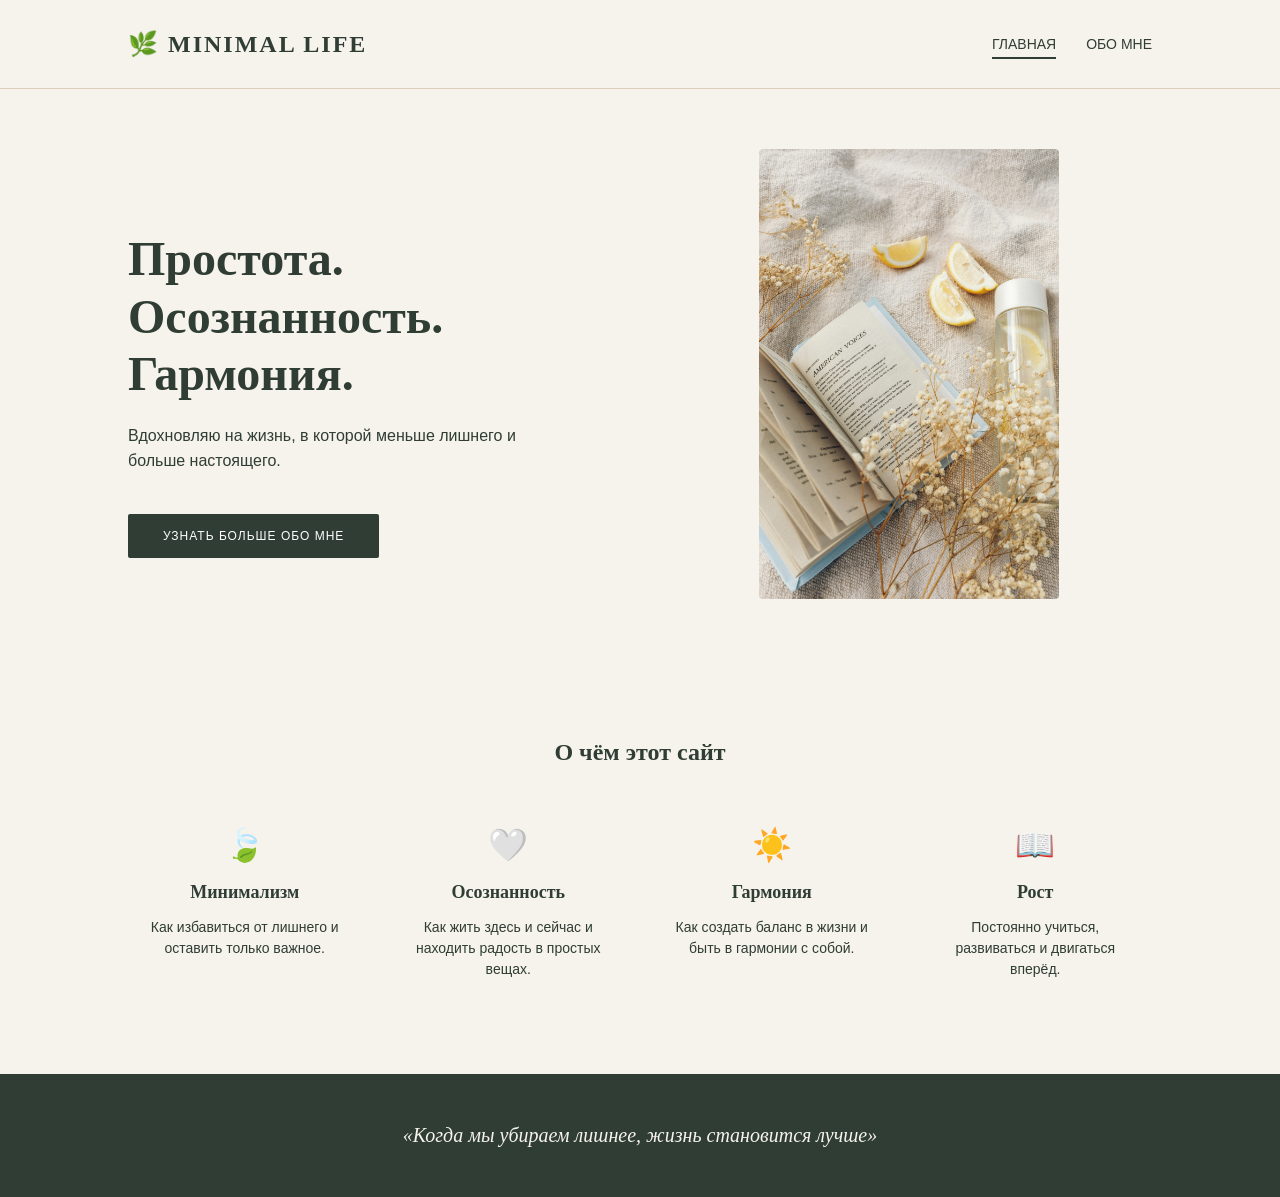
<file: index.html>
<!DOCTYPE html>
<html lang="ru">
<head>
    <meta charset="UTF-8">
    <meta name="viewport" content="width=device-width, initial-scale=1.0">
    <title>Minimal Life — Главная</title>
    <!-- Подключение файла стилей -->
    <link rel="stylesheet" href="style.css">
</head>
<body>

    <!-- Навигация -->
    <header>
        <div class="logo">🌿 MINIMAL LIFE</div>
        <nav>
            <ul>
                <!-- Класс active показывает, на какой мы странице -->
                <li><a href="index.html" class="active">Главная</a></li>
                <li><a href="about.html">Обо мне</a></li>
            </ul>
        </nav>
    </header>

    <main>
        <!-- Верхний блок с текстом и картинкой -->
        <section class="hero">
            <div class="hero-text">
                <h1>Простота.<br>Осознанность.<br>Гармония.</h1>
                <p>Вдохновляю на жизнь, в которой меньше лишнего и больше настоящего.</p>
                <a href="about.html" class="btn btn-green">Узнать больше обо мне</a>
            </div>
            <div class="hero-image">
                <img src="aesthetic.jpg" alt="Minimalist decor">
            </div>
        </section>

        <!-- Блок с 4 колонками -->
        <section class="features">
            <h2>О чём этот сайт</h2>
            <div class="features-grid">
                <div class="feature-item">
                    <div class="icon">🍃</div>
                    <h3>Минимализм</h3>
                    <p>Как избавиться от лишнего и оставить только важное.</p>
                </div>
                <div class="feature-item">
                    <div class="icon">🤍</div>
                    <h3>Осознанность</h3>
                    <p>Как жить здесь и сейчас и находить радость в простых вещах.</p>
                </div>
                <div class="feature-item">
                    <div class="icon">☀️</div>
                    <h3>Гармония</h3>
                    <p>Как создать баланс в жизни и быть в гармонии с собой.</p>
                </div>
                <div class="feature-item">
                    <div class="icon">📖</div>
                    <h3>Рост</h3>
                    <p>Постоянно учиться, развиваться и двигаться вперёд.</p>
                </div>
            </div>
        </section>
    </main>

    <!-- Подвал (Темно-зеленый) -->
    <footer class="footer-green">
        <p>«Когда мы убираем лишнее, жизнь становится лучше»</p>
    </footer>

</body>
</html>
</file>
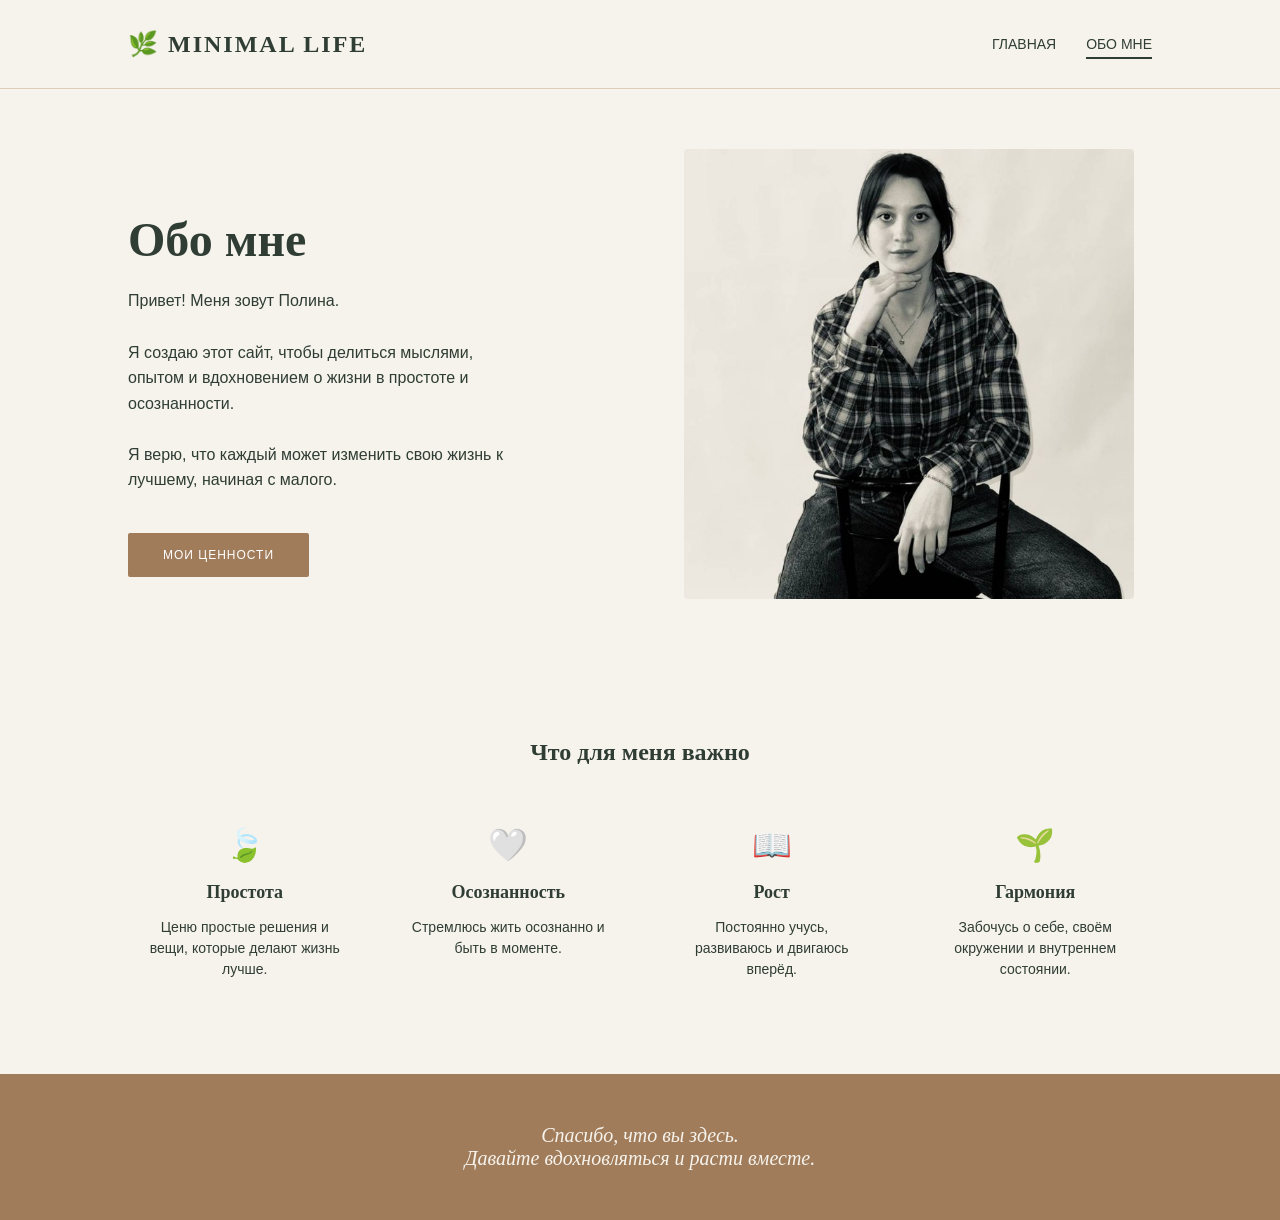
<file: about.html>
<!DOCTYPE html>
<html lang="ru">
<head>
    <meta charset="UTF-8">
    <meta name="viewport" content="width=device-width, initial-scale=1.0">
    <title>Minimal Life — Обо мне</title>
    <link rel="stylesheet" href="style.css">
</head>
<body>

    <header>
        <div class="logo">🌿 MINIMAL LIFE</div>
        <nav>
            <ul>
                <li><a href="index.html">Главная</a></li>
                <li><a href="about.html" class="active">Обо мне</a></li>
            </ul>
        </nav>
    </header>

    <main>
        <section class="hero">
            <div class="hero-text">
                <h1>Обо мне</h1>
                <p>Привет! Меня зовут Полина.<br><br>Я создаю этот сайт, чтобы делиться мыслями, опытом и вдохновением о жизни в простоте и осознанности.<br><br>Я верю, что каждый может изменить свою жизнь к лучшему, начиная с малого.</p>
                <!-- Кнопка ссылается на #values -->
                <a href="#values" class="btn btn-brown">Мои ценности</a>
            </div>
            <div class="hero-image">
                <img src="polina.jpg" alt="About me image">
            </div>
        </section>

        <!-- ВАЖНО: Добавили id="values" здесь -->
        <section id="values" class="features">
            <h2>Что для меня важно</h2>
            <div class="features-grid">
                <div class="feature-item">
                    <div class="icon">🍃</div>
                    <h3>Простота</h3>
                    <p>Ценю простые решения и вещи, которые делают жизнь лучше.</p>
                </div>
                <div class="feature-item">
                    <div class="icon">🤍</div>
                    <h3>Осознанность</h3>
                    <p>Стремлюсь жить осознанно и быть в моменте.</p>
                </div>
                <div class="feature-item">
                    <div class="icon">📖</div>
                    <h3>Рост</h3>
                    <p>Постоянно учусь, развиваюсь и двигаюсь вперёд.</p>
                </div>
                <div class="feature-item">
                    <div class="icon">🌱</div>
                    <h3>Гармония</h3>
                    <p>Забочусь о себе, своём окружении и внутреннем состоянии.</p>
                </div>
            </div>
        </section>
    </main>

    <footer class="footer-brown">
        <p>Спасибо, что вы здесь.<br>Давайте вдохновляться и расти вместе.</p>
    </footer>

</body>
</html>
</file>
<file: style.css>
html {
    scroll-behavior: smooth;
}
@import url('https://fonts.googleapis.com/css2?family=Montserrat:wght@400;500&family=Playfair+Display:wght@400;600&display=swap');

/* Основные цвета из макета */
:root {
    --bg-color: #F6F3EC;
    --text-color: #2F3D34;
    --dark-green: #2F3D34;
    --brown: #A07C5B;
    --beige: #DCCDB6;
}

/* Базовые настройки страницы */
body {
    margin: 0;
    padding: 0;
    background-color: var(--bg-color);
    color: var(--text-color);
    font-family: 'Montserrat', sans-serif;
}

h1, h2, h3, .logo {
    font-family: 'Playfair Display', serif;
    font-weight: 600;
}

/* Шапка и навигация */
header {
    display: flex;
    justify-content: space-between;
    align-items: center;
    padding: 30px 10%;
    border-bottom: 1px solid var(--beige);
}

.logo {
    font-size: 24px;
    letter-spacing: 2px;
}

nav ul {
    list-style: none;
    display: flex;
    gap: 30px;
    margin: 0;
    padding: 0;
}

nav a {
    text-decoration: none;
    color: var(--text-color);
    font-size: 14px;
    text-transform: uppercase;
    font-weight: 500;
}

nav a.active {
    border-bottom: 2px solid var(--text-color);
    padding-bottom: 5px;
}

/* Главный блок (Hero) */
.hero {
    display: flex;
    align-items: center;
    justify-content: space-between;
    padding: 60px 10%;
    gap: 50px;
}

.hero-text {
    flex: 1;
}

.hero-text h1 {
    font-size: 48px;
    line-height: 1.2;
    margin-bottom: 20px;
}

.hero-text p {
    font-size: 16px;
    line-height: 1.6;
    margin-bottom: 40px;
    max-width: 400px;
}

.hero-image {
    flex: 1;
    display: flex;
    justify-content: center;
}

/* ОБНОВЛЕННЫЙ БЛОК ДЛЯ ИЗОБРАЖЕНИЙ */
.hero-image img {
    max-width: 100%;
    height: 450px; /* Уменьшили высоту до 450px */
    object-fit: cover; /* Сохраняет пропорции, обрезая лишнее */
    border-radius: 4px;
}

/* Кнопки */
.btn {
    display: inline-block;
    padding: 15px 35px;
    color: #fff;
    text-decoration: none;
    text-transform: uppercase;
    font-size: 12px;
    letter-spacing: 1px;
    border-radius: 2px;
}

.btn-green { background-color: var(--dark-green); }
.btn-brown { background-color: var(--brown); }

/* Секция с иконками (Сетка) */
.features {
    padding: 60px 10%;
    text-align: center;
}

.features h2 {
    font-size: 24px;
    margin-bottom: 40px;
}

.features-grid {
    display: grid;
    grid-template-columns: repeat(4, 1fr);
    gap: 30px;
}

.feature-item {
    padding: 20px;
}

.feature-item .icon {
    font-size: 32px;
    margin-bottom: 15px;
}

.feature-item h3 {
    font-size: 18px;
    margin-bottom: 10px;
}

.feature-item p {
    font-size: 14px;
    line-height: 1.5;
}

/* Подвал (Footer) */
footer {
    text-align: center;
    padding: 50px 20px;
    color: var(--bg-color);
}

.footer-green { background-color: var(--dark-green); }
.footer-brown { background-color: var(--brown); }

footer p {
    font-family: 'Playfair Display', serif;
    font-size: 20px;
    font-style: italic;
    margin: 0;
}
</file>
